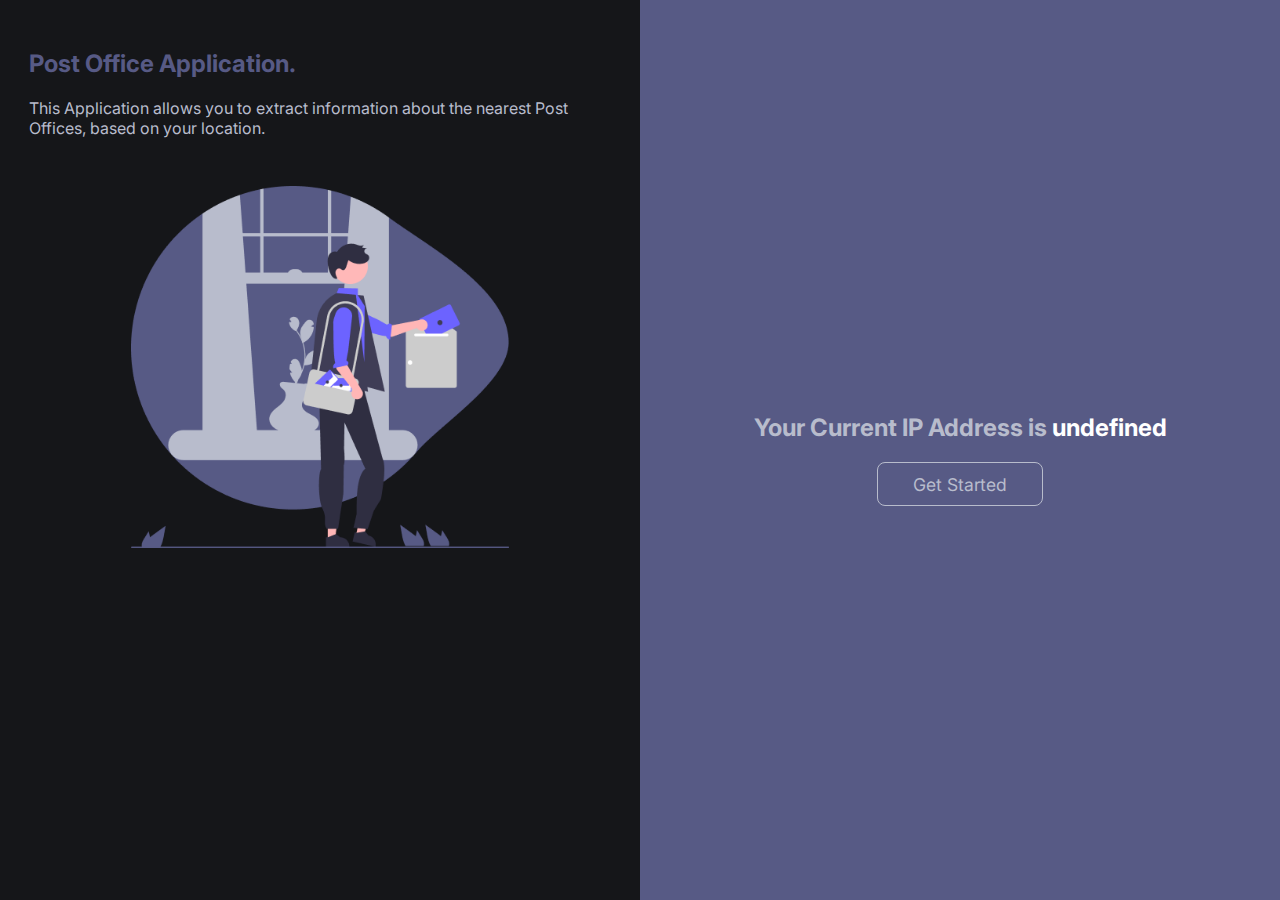
<file: index.html>
<!doctype html>
<html lang="en">
  <head>
    <title>Nearest Post Office</title>
    <meta charset="UTF-8" />
    <meta name="viewport" content="width=device-width, initial-scale=1" />
    <link rel="preconnect" href="https://fonts.googleapis.com" />
    <link rel="preconnect" href="https://fonts.gstatic.com" crossorigin />
    <link
      href="https://fonts.googleapis.com/css2?family=Inter:wght@400;700&display=swap"
      rel="stylesheet"
    />

    <link href="css/style.css" rel="stylesheet" />
    <script src="start.js" defer></script>
  </head>
  <body>
    <div class="landing-page-container">
      <div class="about-container">
        <h2><span class="about-title">Post Office Application.</span></h2>
        <p>
          This Application allows you to extract information about the nearest
          Post Offices, based on your location.
        </p>
        <div class="landing-img-container">
          <img
            class="landing-img"
            src="assets/landingImage.png"
            alt="Image of a post man"
          />
        </div>
      </div>
      <div class="doorway-container">
        <div class="doorway">
          <h2>
            Your Current IP Address is
            <span class="ip-found">...</span>
          </h2>
          <a class="doorway-link" href="info/index.html">Get Started</a>
        </div>
      </div>
    </div>
  </body>
</html>
</file>
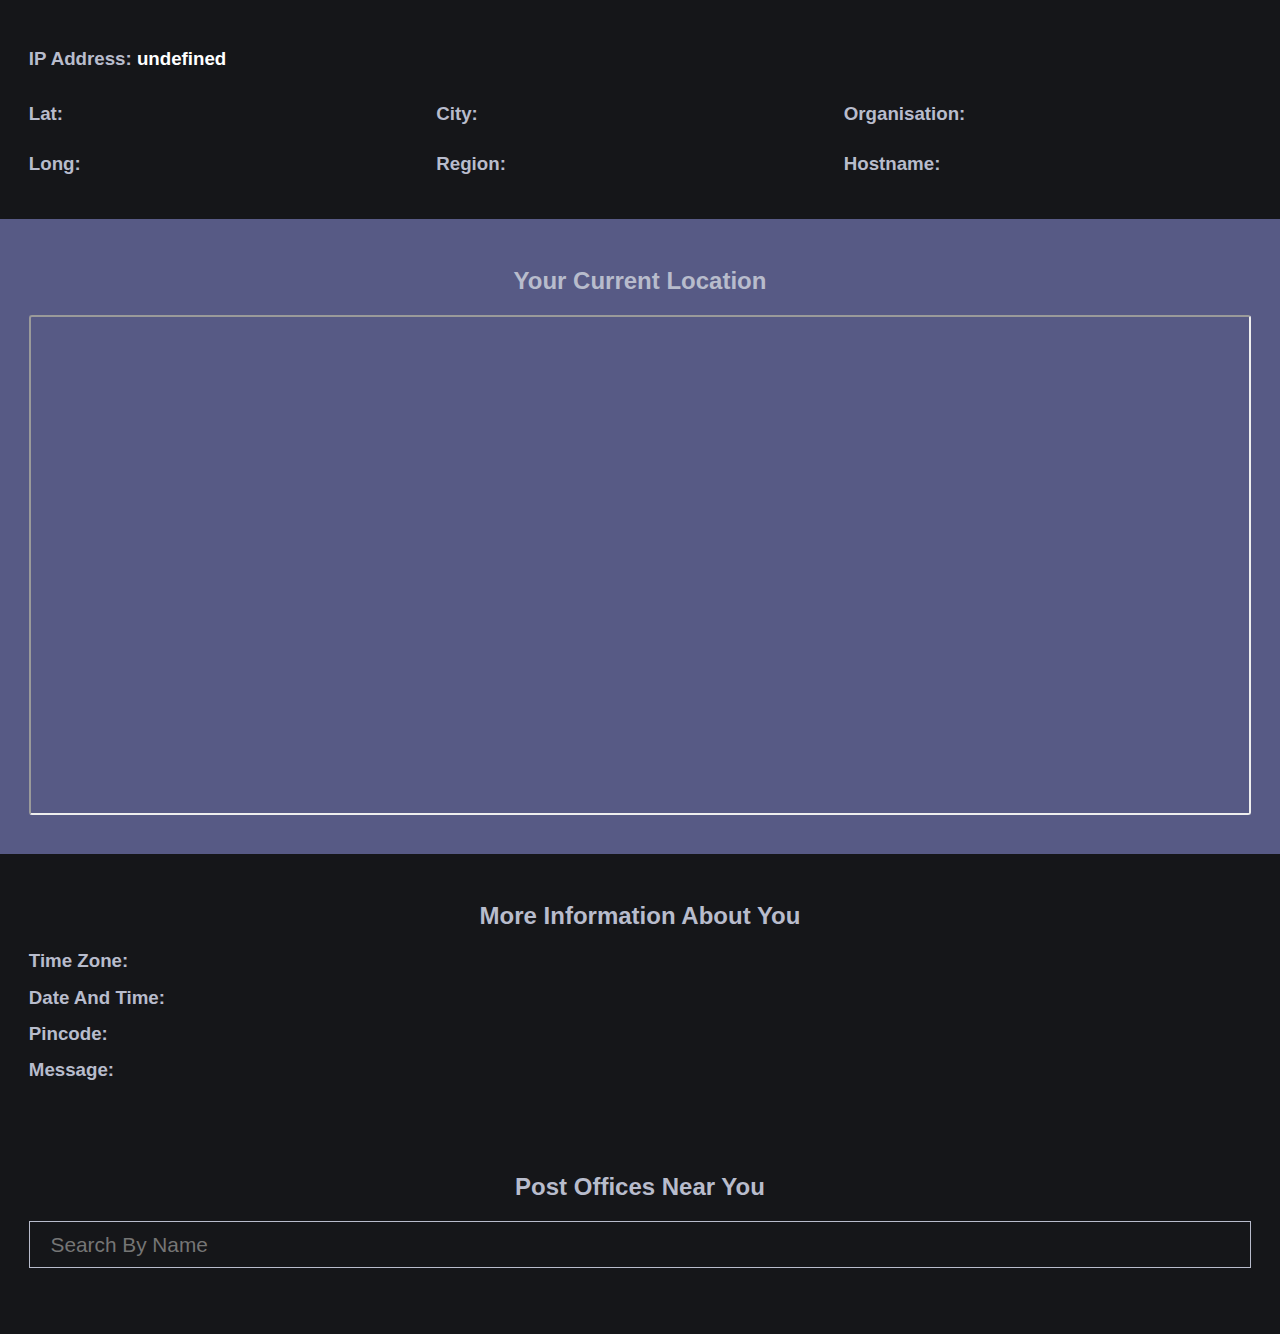
<file: info/index.html>
<!doctype html>
<html lang="en">
  <head>
    <title>Nearest Post Office</title>
    <meta charset="UTF-8" />
    <meta name="viewport" content="width=device-width, initial-scale=1" />
    <link href="../css/style.css" rel="stylesheet" />
    <script src="infoScript.js" defer></script>
  </head>
  <body>
    <section class="info-section">
      <h3>IP Address: <span class="ip-found">...</span></h3>
      <div class="info-container">
        <div class="info-group">
          <div class="info-field lat">
            <h3>Lat:</h3>
            <p></p>
          </div>
          <div class="info-field long">
            <h3>Long:</h3>
            <p></p>
          </div>
        </div>
        <div class="info-group">
          <div class="info-field city">
            <h3>City:</h3>
            <p></p>
          </div>
          <div class="info-field region">
            <h3>Region:</h3>
            <p></p>
          </div>
        </div>
        <div class="info-group">
          <div class="info-field org">
            <h3>Organisation:</h3>
            <p></p>
          </div>
          <div class="info-field hostname">
            <h3>Hostname:</h3>
            <p></p>
          </div>
        </div>
      </div>
    </section>
    <section class="map-section">
      <h2>Your Current Location</h2>
      <iframe
        src="https://maps.google.com/maps?q=35.856737, 10.606619&z=15&output=embed"
        class="map"
      ></iframe>
    </section>
    <section class="more-info-section">
      <h2>More Information About You</h2>
      <div class="info-field timezone">
        <h3>Time Zone:</h3>
        <p></p>
      </div>
      <div class="info-field datetime">
        <h3>Date And Time:</h3>
        <p></p>
      </div>
      <div class="info-field pincode">
        <h3>Pincode:</h3>
        <p></p>
      </div>
      <div class="info-field message">
        <h3>Message:</h3>
        <p></p>
      </div>
    </section>
    <section class="post-offices-section">
      <h2>Post Offices Near You</h2>
      <input
        class="postal-search"
        type="text"
        name="postalSearch"
        placeholder="Search By Name"
      />
      <div class="post-offices"></div>
    </section>
  </body>
</html>
</file>
<file: css/style.css>
/* COMMON STYLES */

* {
  box-sizing: border-box;
}

body {
  margin: 0;
  font-family: "Inter", sans-serif;
  background: #151619;
  color: #b8bccc;
}

/* LANDING PAGE */

.landing-page-container {
  display: flex;
  justify-content: space-between;
  min-height: 100vh;
}

.about-container {
  width: 50%;
}

.about-title {
  color: #575a85;
}

.doorway-container {
  background: #575a85;
  width: 50%;
}

.doorway-container,
.about-container {
  padding: 1.8em;
}

.doorway h2 {
  text-align: center;
}

.landing-img-container {
  width: 65%;
  margin: 3em auto;
}

.landing-img {
  width: 100%;
}

.ip-found {
  color: #fff;
}

.doorway-container {
  display: flex;
  justify-content: center;
  align-items: center;
}

.doorway-link {
  display: block;
  color: #b8bccc;
  text-decoration: none;
  border: 1px solid #b8bccc;
  width: 40%;
  text-align: center;
  padding: 0.6em 1.6em;
  border-radius: 8px;
  font-size: 1.1rem;
  margin: 0 auto;
}

.doorway-link:hover,
.doorway-link:focus {
  color: #c0c4d0;
}

@media (max-width: 500px) {
  .landing-page-container {
    flex-direction: column;
  }

  .about-container,
  .doorway-container {
    width: 100%;
  }

  .doorway-link {
    width: 65%;
  }
}

@media (max-width: 880px) {
  .doorway-link {
    width: 60%;
  }
}

/* INFO PAGE */

.info-section {
  padding: 1.8em;
}

.info-container {
  display: grid;
  grid-template-columns: 1fr 1fr 1fr;
}

.info-group {
  display: flex;
  flex-direction: column;
  justify-content: end;
}

.info-field {
  display: flex;
  align-items: center;
  gap: 1em;
  margin-top: 0.9em;
  margin-bottom: 0.9em;
}

.info-field p,
.info-field h3 {
  margin: 0;
}

.map-section {
  background: #575a85;
  display: flex;
  flex-direction: column;
  padding: 1.8em;
  padding-bottom: 2.4em;
}

.map-section h2 {
  text-align: center;
}

.map {
  display: block;
  width: 100%;
  min-height: 500px;
  border-radius: 3px;
}

.more-info-section {
  padding: 1.8em;
}

.more-info-section h2 {
  text-align: center;
}

.post-offices-section {
  padding: 1.8em;
}

.post-offices-section h2 {
  text-align: center;
}

.postal-search {
  display: block;
  width: 100%;
  outline: none;
  background: #151619;
  color: #b8bccc;
  border: 1px solid #b8bccc;
  padding: 0.5em 1em;
  margin-bottom: 1.8em;
  font-size: 1.3rem;
}

.post-offices {
  font-size: 1.1rem;
  display: grid;
  grid-template-columns: 1fr 1fr;
  gap: 1.5em;
}

.post-office {
  background: #575a85;
  padding: 1em;
  border-radius: 5px;
}

@media (max-width: 965px) {
  .post-offices {
    font-size: 1rem;
  }
  .map {
    min-height: 300px;
  }
}

@media (max-width: 700px) {
  .post-offices {
    grid-template-columns: 1fr;
  }
}

@media (max-width: 615px) {
  .info-container {
    display: block;
  }

  .info-field {
    margin-top: 0.9em;
    margin-bottom: 0;
  }
}

@media (max-width: 380px) {
  .post-offices {
    font-size: 0.8rem;
  }
}
</file>
